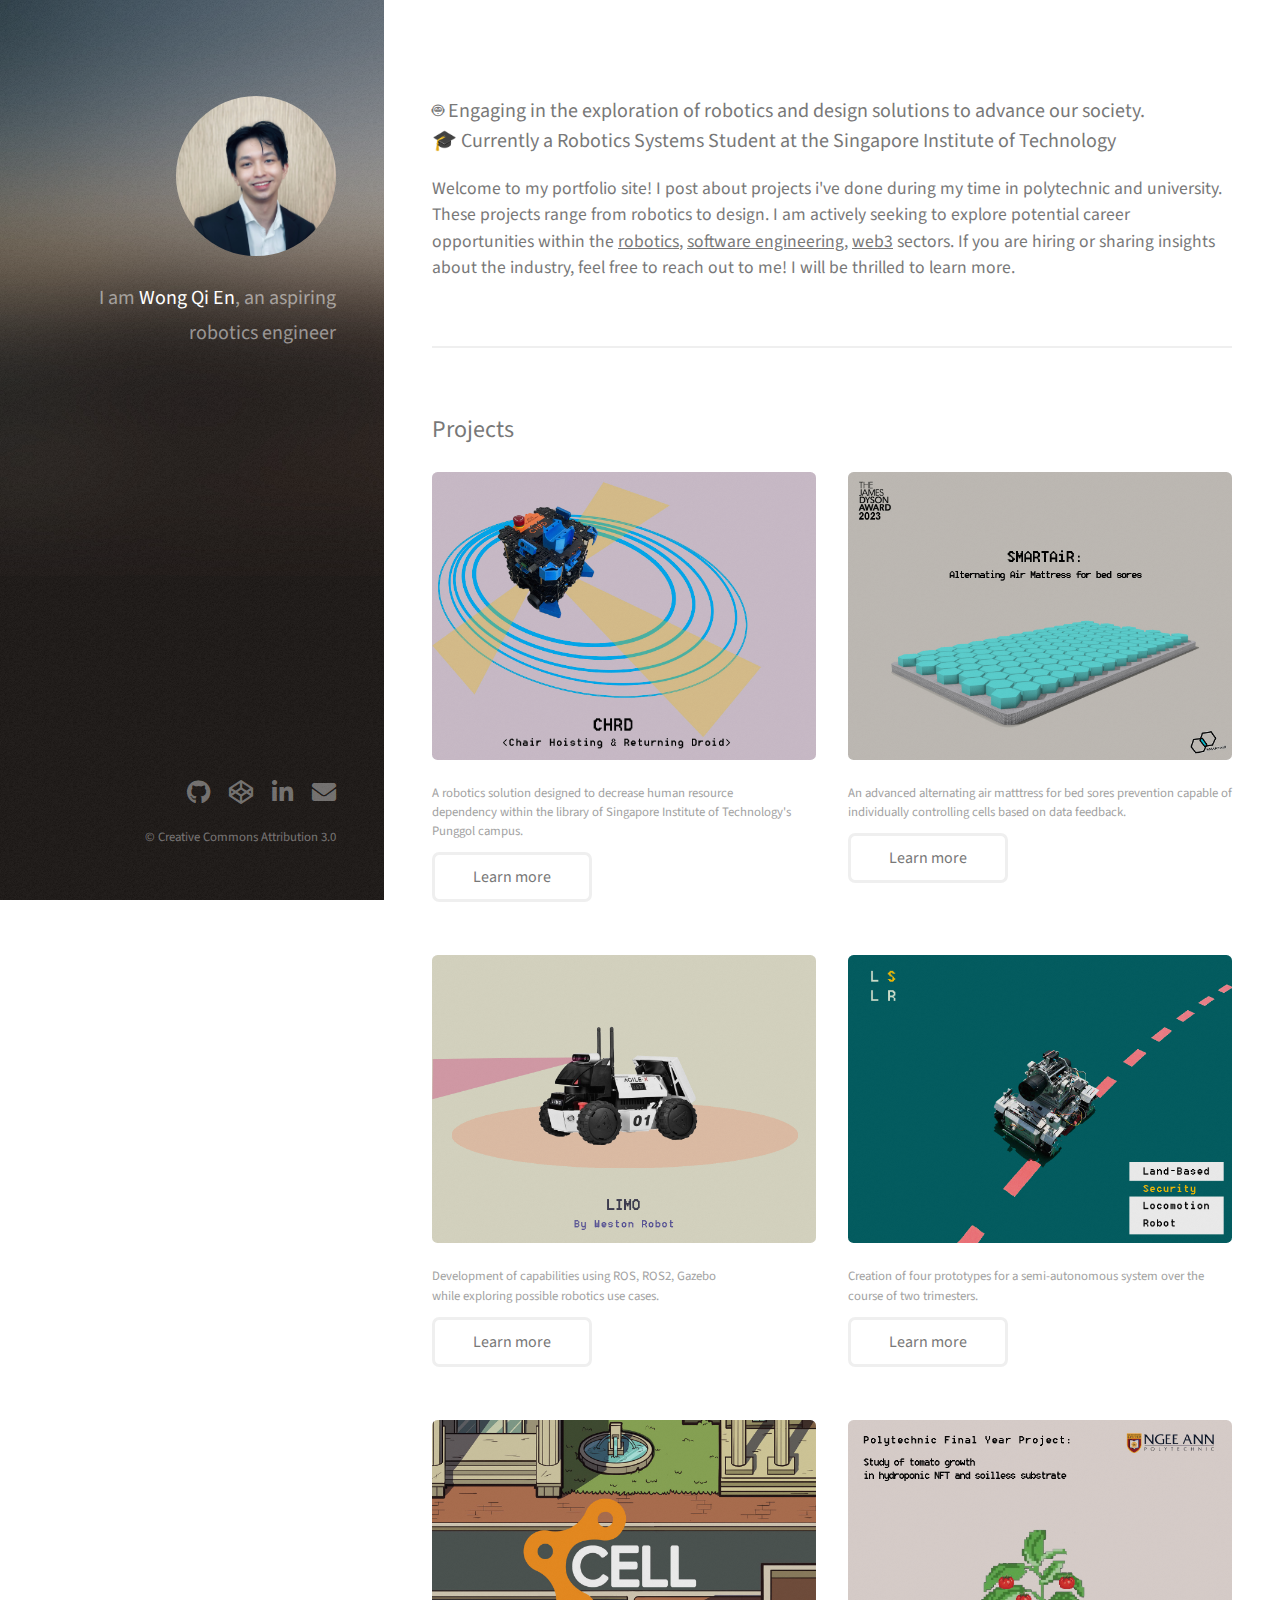
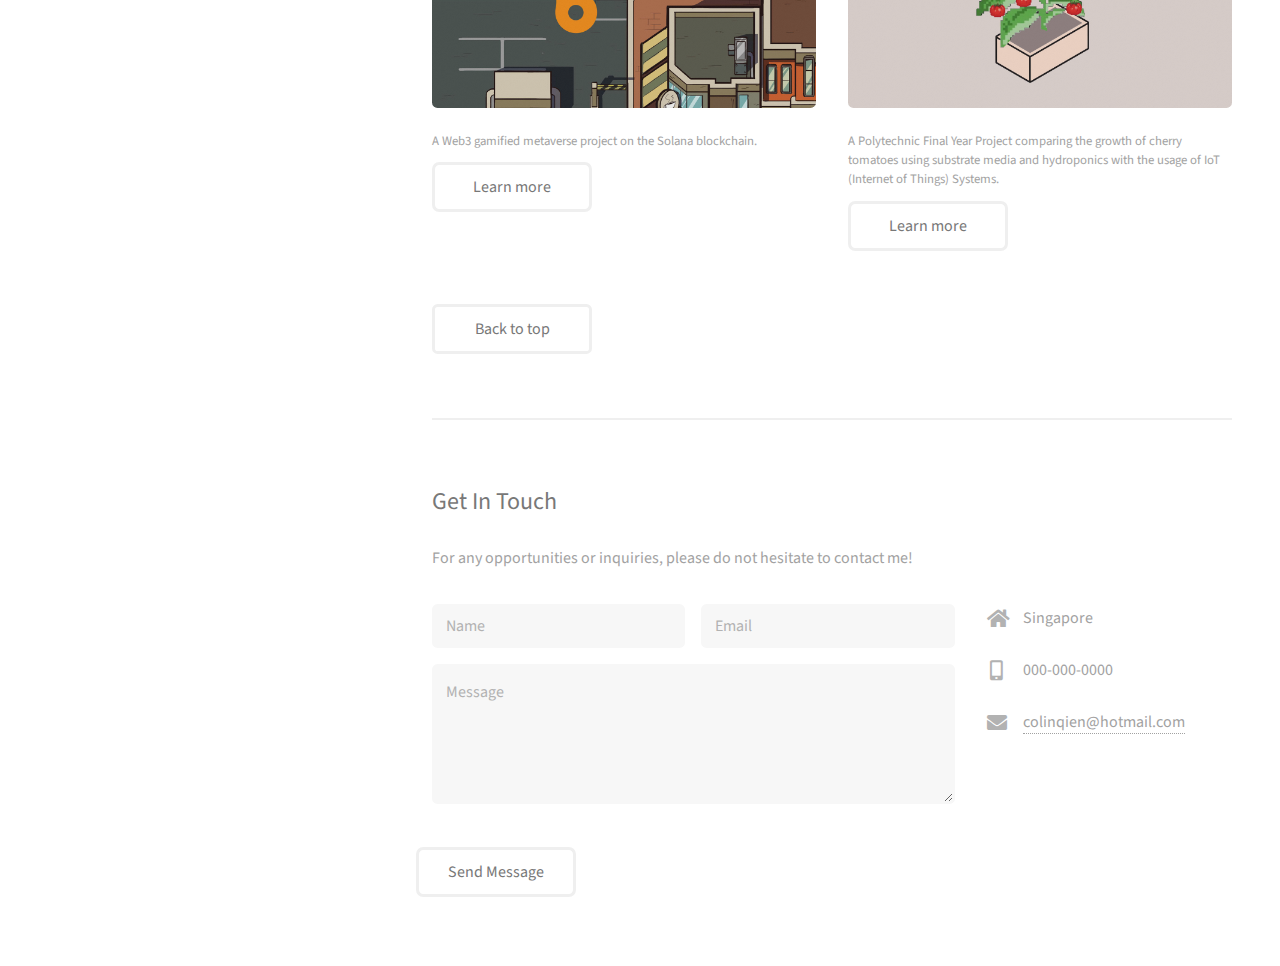
<file: index.html>
<!DOCTYPE HTML>
<!--
	Strata by HTML5 UP
	Free for personal and commercial use under the CCA 3.0 license (html5up.net/license)
-->
<html>
	<head>
		<title>Wong Qi En's portfolio</title>
		<meta charset="utf-8" />
		<meta name="viewport" content="width=device-width, initial-scale=1, user-scalable=no" />
		<link rel="stylesheet" href="assets/css/main.css" />
	</head>
	<body class="is-preload">

		<!-- Header -->
			<header id="header">
				<div class="inner">
					<a href="#" class="image avatar"><img src="images/avatar.jpg" alt="" /></a>
					<h1>I am <strong>Wong Qi En</strong>, an aspiring<br />
					robotics engineer<br/>
					</h1>
				</div>
			</header>

		<!-- Main -->
			<div id="main">

				<!-- One -->
					<section id="one">
						<header class="major">
							<h3>🤖 Engaging in the exploration of robotics and design solutions to advance our society.<br/>
							🎓 Currently a Robotics Systems Student at the Singapore Institute of Technology</h3>
						</header>
						<header>
							<h4>
								Welcome to my portfolio site! I post about projects i've done during my time in polytechnic and university. These projects range
								from robotics to design. I am actively seeking to explore potential career opportunities within the <u>robotics</u>, <u>software engineering</u>,
								<u>web3</u> sectors. If you are hiring or sharing insights about the industry, feel free to reach out to me! I will be thrilled to learn more.
							</h4>
						</header>
						
						<!-- <ul>
							<a href="chrd_page.html" class="button">Learn more</a>
						</ul> -->

					</section>

				<!-- Two -->
				<section id="two">
					<h2>Projects</h2>
					<div class="row">
						<article class="col-6 col-12-xsmall work-item">
							<a href="images/fulls/overall_lidar_cam_beige.jpg" class="image fit thumb"><img src="images/fulls/overall_lidar_cam_beige.jpg" alt="A picture of CHRD" /></a>
							<p>A robotics solution designed to decrease human resource </br> dependency within the library of Singapore Institute of Technology's Punggol campus.</p>
							<ul><a href="chrd_page.html" class="project-button">Learn more</a></ul>
						</article>
						<article class="col-6 col-12-xsmall work-item">
							<a href="images/fulls/smartair-p.jpg" class="image fit thumb"><img src="images/thumbs/smartair-p.jpg" alt="" /></a>
							<p>An advanced alternating air matttress for bed sores prevention capable of individually controlling cells based on data feedback.</p>
							<ul><a href="smartair_page.html" class="project-button">Learn more</a></ul>
						</article>
						<article class="col-6 col-12-xsmall work-item">
							<a href="images/fulls/Limo-bot2.jpg" class="image fit thumb"><img src="images/thumbs/Limo-bot2.jpg" alt="A picture of Limo robot" /></a>
							<p>Development of capabilities using ROS, ROS2, Gazebo </br> while exploring possible robotics use cases.</p>
							<ul><a href="limo_page.html" class="project-button">Learn more</a></ul>
						</article>
						<article class="col-6 col-12-xsmall work-item">
							<a href="images/fulls/LSLR.jpg" class="image fit thumb"><img src="images/thumbs/LSLR.jpg" alt="A picture of LSLR" /></a>
							<p>Creation of four prototypes for a semi-autonomous system over the course of two trimesters.</p>
							<ul><a href="lslr_page.html" class="project-button">Learn more</a></ul>
						</article>
						<article class="col-6 col-12-xsmall work-item">
							<a href="images/fulls/cell-main.jpg" class="image fit thumb"><img src="images/thumbs/cell-main.jpg" alt="Cellverse web3 project" /></a>
							<p>A Web3 gamified metaverse project on the Solana blockchain.</p>
							<ul><a href="cell_page.html" class="project-button">Learn more</a></ul>
						</article>
						<article class="col-6 col-12-xsmall work-item">
							<a href="images/fulls/fyp_cover.jpg" class="image fit thumb"><img src="images/thumbs/fyp_cover.jpg" alt="Final Year Project poster" /></a>
							<p>A Polytechnic Final Year Project comparing the growth of cherry tomatoes using substrate media and hydroponics with the usage of IoT (Internet of Things) Systems.</p>
							<ul><a href="polyfyp_page.html" class="project-button">Learn more</a></ul>
						</article>
					</div>
					<ul class="actions">
						<li><a href="#" class="button">Back to top</a></li>
					</ul>
				</section>	

				<!-- Three -->
					<section id="three">
						<h2>Get In Touch</h2>
						<p>For any opportunities or inquiries, please do not hesitate to contact me!</p>
						<div class="row">
							<div class="col-8 col-12-small">
								<form method="post" action="#">
									<div class="row gtr-uniform gtr-50">
										<div class="col-6 col-12-xsmall"><input type="text" name="name" id="name" placeholder="Name" /></div>
										<div class="col-6 col-12-xsmall"><input type="email" name="email" id="email" placeholder="Email" /></div>
										<div class="col-12"><textarea name="message" id="message" placeholder="Message" rows="4"></textarea></div>
									</div>
								</form>
								<ul class="actions">
									<li><input type="submit" value="Send Message" /></li>
								</ul>
							</div>
							<div class="col-4 col-12-small">
								<ul class="labeled-icons">
									<li>
										<h3 class="icon solid fa-home"><span class="label">Address</span></h3>
										Singapore<br/>
										
										
									</li>
									<li>
										<h3 class="icon solid fa-mobile-alt"><span class="label">Phone</span></h3>
										000-000-0000
									</li>
									<li>
										<h3 class="icon solid fa-envelope"><span class="label">Email</span></h3>
										<a href="#">colinqien@hotmail.com</a>
									</li>
								</ul>
							</div>
						</div>
					</section>

				<!-- Four -->
				<!--
					<section id="four">
						<h2>Elements</h2>

						<section>
							<h4>Text</h4>
							<p>This is <b>bold</b> and this is <strong>strong</strong>. This is <i>italic</i> and this is <em>emphasized</em>.
							This is <sup>superscript</sup> text and this is <sub>subscript</sub> text.
							This is <u>underlined</u> and this is code: <code>for (;;) { ... }</code>. Finally, <a href="#">this is a link</a>.</p>
							<hr />
							<header>
								<h4>Heading with a Subtitle</h4>
								<p>Lorem ipsum dolor sit amet nullam id egestas urna aliquam</p>
							</header>
							<p>Nunc lacinia ante nunc ac lobortis. Interdum adipiscing gravida odio porttitor sem non mi integer non faucibus ornare mi ut ante amet placerat aliquet. Volutpat eu sed ante lacinia sapien lorem accumsan varius montes viverra nibh in adipiscing blandit tempus accumsan.</p>
							<header>
								<h5>Heading with a Subtitle</h5>
								<p>Lorem ipsum dolor sit amet nullam id egestas urna aliquam</p>
							</header>
							<p>Nunc lacinia ante nunc ac lobortis. Interdum adipiscing gravida odio porttitor sem non mi integer non faucibus ornare mi ut ante amet placerat aliquet. Volutpat eu sed ante lacinia sapien lorem accumsan varius montes viverra nibh in adipiscing blandit tempus accumsan.</p>
							<hr />
							<h2>Heading Level 2</h2>
							<h3>Heading Level 3</h3>
							<h4>Heading Level 4</h4>
							<h5>Heading Level 5</h5>
							<h6>Heading Level 6</h6>
							<hr />
							<h5>Blockquote</h5>
							<blockquote>Fringilla nisl. Donec accumsan interdum nisi, quis tincidunt felis sagittis eget tempus euismod. Vestibulum ante ipsum primis in faucibus vestibulum. Blandit adipiscing eu felis iaculis volutpat ac adipiscing accumsan faucibus. Vestibulum ante ipsum primis in faucibus lorem ipsum dolor sit amet nullam adipiscing eu felis.</blockquote>
							<h5>Preformatted</h5>
							<pre><code>i = 0;

while (!deck.isInOrder()) {
print 'Iteration ' + i;
deck.shuffle();
i++;
}

print 'It took ' + i + ' iterations to sort the deck.';</code></pre>
						</section>

						<section>
							<h4>Lists</h4>
							<div class="row">
								<div class="col-6 col-12-xsmall">
									<h5>Unordered</h5>
									<ul>
										<li>Dolor pulvinar etiam magna etiam.</li>
										<li>Sagittis adipiscing lorem eleifend.</li>
										<li>Felis enim feugiat dolore viverra.</li>
									</ul>
									<h5>Alternate</h5>
									<ul class="alt">
										<li>Dolor pulvinar etiam magna etiam.</li>
										<li>Sagittis adipiscing lorem eleifend.</li>
										<li>Felis enim feugiat dolore viverra.</li>
									</ul>
								</div>
								<div class="col-6 col-12-xsmall">
									<h5>Ordered</h5>
									<ol>
										<li>Dolor pulvinar etiam magna etiam.</li>
										<li>Etiam vel felis at lorem sed viverra.</li>
										<li>Felis enim feugiat dolore viverra.</li>
										<li>Dolor pulvinar etiam magna etiam.</li>
										<li>Etiam vel felis at lorem sed viverra.</li>
										<li>Felis enim feugiat dolore viverra.</li>
									</ol>
									<h5>Icons</h5>
									<ul class="icons">
										<li><a href="#" class="icon brands fa-twitter"><span class="label">Twitter</span></a></li>
										<li><a href="#" class="icon brands fa-facebook-f"><span class="label">Facebook</span></a></li>
										<li><a href="#" class="icon brands fa-instagram"><span class="label">Instagram</span></a></li>
										<li><a href="#" class="icon brands fa-github"><span class="label">Github</span></a></li>
										<li><a href="#" class="icon brands fa-dribbble"><span class="label">Dribbble</span></a></li>
										<li><a href="#" class="icon brands fa-tumblr"><span class="label">Tumblr</span></a></li>
									</ul>
								</div>
							</div>
							<h5>Actions</h5>
							<ul class="actions">
								<li><a href="#" class="button primary">Default</a></li>
								<li><a href="#" class="button">Default</a></li>
							</ul>
							<ul class="actions small">
								<li><a href="#" class="button primary small">Small</a></li>
								<li><a href="#" class="button small">Small</a></li>
							</ul>
							<div class="row">
								<div class="col-6 col-12-small">
									<ul class="actions stacked">
										<li><a href="#" class="button primary">Default</a></li>
										<li><a href="#" class="button">Default</a></li>
									</ul>
								</div>
								<div class="col-6 col-12-small">
									<ul class="actions stacked">
										<li><a href="#" class="button primary small">Small</a></li>
										<li><a href="#" class="button small">Small</a></li>
									</ul>
								</div>
								<div class="col-6 col-12-small">
									<ul class="actions stacked">
										<li><a href="#" class="button primary fit">Default</a></li>
										<li><a href="#" class="button fit">Default</a></li>
									</ul>
								</div>
								<div class="col-6 col-12-small">
									<ul class="actions stacked">
										<li><a href="#" class="button primary small fit">Small</a></li>
										<li><a href="#" class="button small fit">Small</a></li>
									</ul>
								</div>
							</div>
						</section>

						<section>
							<h4>Table</h4>
							<h5>Default</h5>
							<div class="table-wrapper">
								<table>
									<thead>
										<tr>
											<th>Name</th>
											<th>Description</th>
											<th>Price</th>
										</tr>
									</thead>
									<tbody>
										<tr>
											<td>Item One</td>
											<td>Ante turpis integer aliquet porttitor.</td>
											<td>29.99</td>
										</tr>
										<tr>
											<td>Item Two</td>
											<td>Vis ac commodo adipiscing arcu aliquet.</td>
											<td>19.99</td>
										</tr>
										<tr>
											<td>Item Three</td>
											<td> Morbi faucibus arcu accumsan lorem.</td>
											<td>29.99</td>
										</tr>
										<tr>
											<td>Item Four</td>
											<td>Vitae integer tempus condimentum.</td>
											<td>19.99</td>
										</tr>
										<tr>
											<td>Item Five</td>
											<td>Ante turpis integer aliquet porttitor.</td>
											<td>29.99</td>
										</tr>
									</tbody>
									<tfoot>
										<tr>
											<td colspan="2"></td>
											<td>100.00</td>
										</tr>
									</tfoot>
								</table>
							</div>

							<h5>Alternate</h5>
							<div class="table-wrapper">
								<table class="alt">
									<thead>
										<tr>
											<th>Name</th>
											<th>Description</th>
											<th>Price</th>
										</tr>
									</thead>
									<tbody>
										<tr>
											<td>Item One</td>
											<td>Ante turpis integer aliquet porttitor.</td>
											<td>29.99</td>
										</tr>
										<tr>
											<td>Item Two</td>
											<td>Vis ac commodo adipiscing arcu aliquet.</td>
											<td>19.99</td>
										</tr>
										<tr>
											<td>Item Three</td>
											<td> Morbi faucibus arcu accumsan lorem.</td>
											<td>29.99</td>
										</tr>
										<tr>
											<td>Item Four</td>
											<td>Vitae integer tempus condimentum.</td>
											<td>19.99</td>
										</tr>
										<tr>
											<td>Item Five</td>
											<td>Ante turpis integer aliquet porttitor.</td>
											<td>29.99</td>
										</tr>
									</tbody>
									<tfoot>
										<tr>
											<td colspan="2"></td>
											<td>100.00</td>
										</tr>
									</tfoot>
								</table>
							</div>
						</section>

						<section>
							<h4>Buttons</h4>
							<ul class="actions">
								<li><a href="#" class="button primary">Primary</a></li>
								<li><a href="#" class="button">Default</a></li>
							</ul>
							<ul class="actions">
								<li><a href="#" class="button large">Large</a></li>
								<li><a href="#" class="button">Default</a></li>
								<li><a href="#" class="button small">Small</a></li>
							</ul>
							<ul class="actions fit">
								<li><a href="#" class="button primary fit">Fit</a></li>
								<li><a href="#" class="button fit">Fit</a></li>
							</ul>
							<ul class="actions fit small">
								<li><a href="#" class="button primary fit small">Fit + Small</a></li>
								<li><a href="#" class="button fit small">Fit + Small</a></li>
							</ul>
							<ul class="actions">
								<li><a href="#" class="button primary icon solid fa-download">Icon</a></li>
								<li><a href="#" class="button icon solid fa-download">Icon</a></li>
							</ul>
							<ul class="actions">
								<li><span class="button primary disabled">Primary</span></li>
								<li><span class="button disabled">Default</span></li>
							</ul>
						</section>

						<section>
							<h4>Form</h4>
							<form method="post" action="#">
								<div class="row gtr-uniform gtr-50">
									<div class="col-6 col-12-xsmall">
										<input type="text" name="demo-name" id="demo-name" value="" placeholder="Name" />
									</div>
									<div class="col-6 col-12-xsmall">
										<input type="email" name="demo-email" id="demo-email" value="" placeholder="Email" />
									</div>
									<div class="col-12">
										<select name="demo-category" id="demo-category">
											<option value="">- Category -</option>
											<option value="1">Manufacturing</option>
											<option value="1">Shipping</option>
											<option value="1">Administration</option>
											<option value="1">Human Resources</option>
										</select>
									</div>
									<div class="col-4 col-12-small">
										<input type="radio" id="demo-priority-low" name="demo-priority" checked>
										<label for="demo-priority-low">Low Priority</label>
									</div>
									<div class="col-4 col-12-small">
										<input type="radio" id="demo-priority-normal" name="demo-priority">
										<label for="demo-priority-normal">Normal Priority</label>
									</div>
									<div class="col-4 col-12-small">
										<input type="radio" id="demo-priority-high" name="demo-priority">
										<label for="demo-priority-high">High Priority</label>
									</div>
									<div class="col-6 col-12-small">
										<input type="checkbox" id="demo-copy" name="demo-copy">
										<label for="demo-copy">Email me a copy of this message</label>
									</div>
									<div class="col-6 col-12-small">
										<input type="checkbox" id="demo-human" name="demo-human" checked>
										<label for="demo-human">I am a human and not a robot</label>
									</div>
									<div class="col-12">
										<textarea name="demo-message" id="demo-message" placeholder="Enter your message" rows="6"></textarea>
									</div>
									<div class="col-12">
										<ul class="actions">
											<li><input type="submit" value="Send Message" class="primary" /></li>
											<li><input type="reset" value="Reset" /></li>
										</ul>
									</div>
								</div>
							</form>
						</section>

						<section>
							<h4>Image</h4>
							<h5>Fit</h5>
							<div class="box alt">
								<div class="row gtr-50 gtr-uniform">
									<div class="col-12"><span class="image fit"><img src="images/fulls/05.jpg" alt="" /></span></div>
									<div class="col-4"><span class="image fit"><img src="images/thumbs/01.jpg" alt="" /></span></div>
									<div class="col-4"><span class="image fit"><img src="images/thumbs/02.jpg" alt="" /></span></div>
									<div class="col-4"><span class="image fit"><img src="images/thumbs/03.jpg" alt="" /></span></div>
									<div class="col-4"><span class="image fit"><img src="images/thumbs/04.jpg" alt="" /></span></div>
									<div class="col-4"><span class="image fit"><img src="images/thumbs/05.jpg" alt="" /></span></div>
									<div class="col-4"><span class="image fit"><img src="images/thumbs/06.jpg" alt="" /></span></div>
									<div class="col-4"><span class="image fit"><img src="images/thumbs/03.jpg" alt="" /></span></div>
									<div class="col-4"><span class="image fit"><img src="images/thumbs/02.jpg" alt="" /></span></div>
									<div class="col-4"><span class="image fit"><img src="images/thumbs/01.jpg" alt="" /></span></div>
								</div>
							</div>
							<h5>Left &amp; Right</h5>
							<p><span class="image left"><img src="images/avatar.jpg" alt="" /></span>Fringilla nisl. Donec accumsan interdum nisi, quis tincidunt felis sagittis eget. tempus euismod. Vestibulum ante ipsum primis in faucibus vestibulum. Blandit adipiscing eu felis iaculis volutpat ac adipiscing accumsan eu faucibus. Integer ac pellentesque praesent tincidunt felis sagittis eget. tempus euismod. Vestibulum ante ipsum primis in faucibus vestibulum. Blandit adipiscing eu felis iaculis volutpat ac adipiscing accumsan eu faucibus. Integer ac pellentesque praesent. Donec accumsan interdum nisi, quis tincidunt felis sagittis eget. tempus euismod. Vestibulum ante ipsum primis in faucibus vestibulum. Blandit adipiscing eu felis iaculis volutpat ac adipiscing accumsan eu faucibus. Integer ac pellentesque praesent tincidunt felis sagittis eget. tempus euismod. Vestibulum ante ipsum primis in faucibus vestibulum. Blandit adipiscing eu felis iaculis volutpat ac adipiscing accumsan eu faucibus. Integer ac pellentesque praesent.</p>
							<p><span class="image right"><img src="images/avatar.jpg" alt="" /></span>Fringilla nisl. Donec accumsan interdum nisi, quis tincidunt felis sagittis eget. tempus euismod. Vestibulum ante ipsum primis in faucibus vestibulum. Blandit adipiscing eu felis iaculis volutpat ac adipiscing accumsan eu faucibus. Integer ac pellentesque praesent tincidunt felis sagittis eget. tempus euismod. Vestibulum ante ipsum primis in faucibus vestibulum. Blandit adipiscing eu felis iaculis volutpat ac adipiscing accumsan eu faucibus. Integer ac pellentesque praesent. Donec accumsan interdum nisi, quis tincidunt felis sagittis eget. tempus euismod. Vestibulum ante ipsum primis in faucibus vestibulum. Blandit adipiscing eu felis iaculis volutpat ac adipiscing accumsan eu faucibus. Integer ac pellentesque praesent tincidunt felis sagittis eget. tempus euismod. Vestibulum ante ipsum primis in faucibus vestibulum. Blandit adipiscing eu felis iaculis volutpat ac adipiscing accumsan eu faucibus. Integer ac pellentesque praesent.</p>
						</section>

					</section>
				-->

			</div>

		<!-- Footer -->
			<footer id="footer">
				<div class="inner">
					<ul class="icons">
						<li><a href="https://github.com/monopolyroku" class="icon brands fa-github"><span class="label">Github</span></a></li>
						<li><a href="https://codepen.io/collatereal/full/zYKyLPX" class="icon brands fa-codepen"><span class="label">Codepen</span></a></li>
						<li><a href="https://www.linkedin.com/in/colinwqe/" class="icon brands fa-linkedin-in"><span class="label">Linkedin</span></a></li>
						<li><a href="#" class="icon solid fa-envelope"><span class="label">Email</span></a></li>
					</ul>
					<ul class="copyright">
						<li>&copy; Creative Commons Attribution 3.0</li>
					</ul>
				</div>
			</footer>

		<!-- Scripts -->
			<script src="assets/js/jquery.min.js"></script>
			<script src="assets/js/jquery.poptrox.min.js"></script>
			<script src="assets/js/browser.min.js"></script>
			<script src="assets/js/breakpoints.min.js"></script>
			<script src="assets/js/util.js"></script>
			<script src="assets/js/main.js"></script>

	</body>
</html>
</file>
<file: assets/css/main.css>
@import url("fontawesome-all.min.css");
@import url("https://fonts.googleapis.com/css?family=Source+Sans+Pro:400,400italic");

/*
	Strata by HTML5 UP
	html5up.net | @ajlkn
	Free for personal and commercial use under the CCA 3.0 license (html5up.net/license)
*/

html, body, div, span, applet, object,
iframe, h1, h2, h3, h4, h5, h6, p, blockquote,
pre, a, abbr, acronym, address, big, cite,
code, del, dfn, em, img, ins, kbd, q, s, samp,
small, strike, strong, sub, sup, tt, var, b,
u, i, center, dl, dt, dd, ol, ul, li, fieldset,
form, label, legend, table, caption, tbody,
tfoot, thead, tr, th, td, article, aside,
canvas, details, embed, figure, figcaption,
footer, header, hgroup, menu, nav, output, ruby,
section, summary, time, mark, audio, video {
	margin: 0;
	padding: 0;
	border: 0;
	font-size: 100%;
	font: inherit;
	vertical-align: baseline;}

article, aside, details, figcaption, figure,
footer, header, hgroup, menu, nav, section {
	display: block;}

body {
	line-height: 1;
}

ol, ul {
	list-style: none;
}

blockquote, q {
	quotes: none;
}

	blockquote:before, blockquote:after, q:before, q:after {
		content: '';
		content: none;
	}

table {
	border-collapse: collapse;
	border-spacing: 0;
}

body {
	-webkit-text-size-adjust: none;
}

mark {
	background-color: transparent;
	color: inherit;
}

input::-moz-focus-inner {
	border: 0;
	padding: 0;
}

input, select, textarea {
	-moz-appearance: none;
	-webkit-appearance: none;
	-ms-appearance: none;
	appearance: none;
}

/* Basic */

	html {
		box-sizing: border-box;
	}

	*, *:before, *:after {
		box-sizing: inherit;
	}

	body {
		background: #fff;
	}

		body.is-preload *, body.is-preload *:before, body.is-preload *:after {
			-moz-animation: none !important;
			-webkit-animation: none !important;
			-ms-animation: none !important;
			animation: none !important;
			-moz-transition: none !important;
			-webkit-transition: none !important;
			-ms-transition: none !important;
			transition: none !important;
		}

	body, input, select, textarea {
		color: #a2a2a2;
		font-family: "Source Sans Pro", Helvetica, sans-serif;
		font-size: 16pt;
		font-weight: 400;
		line-height: 1.75em;
	}

	a {
		-moz-transition: color 0.2s ease-in-out, border-color 0.2s ease-in-out;
		-webkit-transition: color 0.2s ease-in-out, border-color 0.2s ease-in-out;
		-ms-transition: color 0.2s ease-in-out, border-color 0.2s ease-in-out;
		transition: color 0.2s ease-in-out, border-color 0.2s ease-in-out;
		border-bottom: dotted 1px;
		color: #49bf9d;
		text-decoration: none;
	}

		a:hover {
			border-bottom-color: transparent;
			color: #49bf9d !important;
			text-decoration: none;
		}

	strong, b {
		color: #787878;
		font-weight: 400;
	}

	em, i {
		font-style: italic;
	}

	p {
		margin: 0 0 2em 0;
	}

	h1, h2, h3, h4, h5, h6 {
		color: #787878;
		font-weight: 400;
		line-height: 1em;
		margin: 0 0 1em 0;
	}

		h1 a, h2 a, h3 a, h4 a, h5 a, h6 a {
			color: inherit;
			text-decoration: none;
		}

	h1 {
		font-size: 2em;
		line-height: 1.5em;
	}

	h2 {
		font-size: 1.5em;
		line-height: 1.5em;
	}

	h3 {
		font-size: 1.25em;
		line-height: 1.5em;
	}

	h4 {
		font-size: 1.1em;
		line-height: 1.5em;
	}

	h5 {
		font-size: 0.9em;
		line-height: 1.5em;
	}

	h6 {
		font-size: 0.7em;
		line-height: 1.5em;
	}

	sub {
		font-size: 0.8em;
		position: relative;
		top: 0.5em;
	}

	sup {
		font-size: 0.8em;
		position: relative;
		top: -0.5em;
	}

	hr {
		border: 0;
		border-bottom: solid 2px #efefef;
		margin: 2em 0;
	}

		hr.major {
			margin: 3em 0;
		}

	blockquote {
		border-left: solid 6px #efefef;
		font-style: italic;
		margin: 0 0 2em 0;
		padding: 0.5em 0 0.5em 1.5em;
	}

	code {
		background: #f7f7f7;
		border-radius: 0.35em;
		border: solid 2px #efefef;
		font-family: "Courier New", monospace;
		font-size: 0.9em;
		margin: 0 0.25em;
		padding: 0.25em 0.65em;
	}

	pre {
		-webkit-overflow-scrolling: touch;
		font-family: "Courier New", monospace;
		font-size: 0.9em;
		margin: 0 0 2em 0;
	}

		pre code {
			display: block;
			line-height: 1.75em;
			padding: 1em 1.5em;
			overflow-x: auto;
		}

	.align-left {
		text-align: left;
	}

	.align-center {
		text-align: center;
	}

	.align-right {
		text-align: right;
	}

/* Container */

	.container {
		margin: 0 auto;
		max-width: calc(100% - 4em);
		width: 100%;
	}

		.container.xsmall {
			width: 25%;
		}

		.container.small {
			width: 50%;
		}

		.container.medium {
			width: 75%;
		}

		.container.large {
			width: 125%;
		}

		.container.xlarge {
			width: 150%;
		}

		.container.max {
			width: 100%;
		}

		@media screen and (max-width: 980px) {

			.container {
				width: 100% !important;
				max-width: 100% !important;
			}

		}

		@media screen and (max-width: 480px) {

			.container {
				max-width: calc(100% - 3em);
			}

		}

/* Row */

	.row {
		display: flex;
		flex-wrap: wrap;
		box-sizing: border-box;
		align-items: stretch;
	}

		.row > * {
			box-sizing: border-box;
		}

		.row.gtr-uniform > * > :last-child {
			margin-bottom: 0;
		}

		.row.aln-left {
			justify-content: flex-start;
		}

		.row.aln-center {
			justify-content: center;
		}

		.row.aln-right {
			justify-content: flex-end;
		}

		.row.aln-top {
			align-items: flex-start;
		}

		.row.aln-middle {
			align-items: center;
		}

		.row.aln-bottom {
			align-items: flex-end;
		}

		.row > .imp {
			order: -1;
		}

		.row > .col-1 {
			width: 8.33333%;
		}

		.row > .off-1 {
			margin-left: 8.33333%;
		}

		.row > .col-2 {
			width: 16.66667%;
		}

		.row > .off-2 {
			margin-left: 16.66667%;
		}

		.row > .col-3 {
			width: 25%;
		}

		.row > .off-3 {
			margin-left: 25%;
		}

		.row > .col-4 {
			width: 33.33333%;
		}

		.row > .off-4 {
			margin-left: 33.33333%;
		}

		.row > .col-5 {
			width: 41.66667%;
		}

		.row > .off-5 {
			margin-left: 41.66667%;
		}

		.row > .col-6 {
			width: 50%;
		}

		.row > .off-6 {
			margin-left: 50%;
		}

		.row > .col-7 {
			width: 58.33333%;
		}

		.row > .off-7 {
			margin-left: 58.33333%;
		}

		.row > .col-8 {
			width: 66.66667%;
		}

		.row > .off-8 {
			margin-left: 66.66667%;
		}

		.row > .col-9 {
			width: 75%;
		}

		.row > .off-9 {
			margin-left: 75%;
		}

		.row > .col-10 {
			width: 83.33333%;
		}

		.row > .off-10 {
			margin-left: 83.33333%;
		}

		.row > .col-11 {
			width: 91.66667%;
		}

		.row > .off-11 {
			margin-left: 91.66667%;
		}

		.row > .col-12 {
			width: 100%;
		}

		.row > .off-12 {
			margin-left: 100%;
		}

		.row.gtr-0 {
			margin-top: 0;
			margin-left: 0em;
		}

			.row.gtr-0 > * {
				padding: 0 0 0 0em;
			}

			.row.gtr-0.gtr-uniform {
				margin-top: 0em;
			}

				.row.gtr-0.gtr-uniform > * {
					padding-top: 0em;
				}

		.row.gtr-25 {
			margin-top: 0;
			margin-left: -0.625em;
		}

			.row.gtr-25 > * {
				padding: 0 0 0 0.625em;
			}

			.row.gtr-25.gtr-uniform {
				margin-top: -0.625em;
			}

				.row.gtr-25.gtr-uniform > * {
					padding-top: 0.625em;
				}

		.row.gtr-50 {
			margin-top: 0;
			margin-left: -1.25em;
		}

			.row.gtr-50 > * {
				padding: 0 0 0 1.25em;
			}

			.row.gtr-50.gtr-uniform {
				margin-top: -1.25em;
			}

				.row.gtr-50.gtr-uniform > * {
					padding-top: 1.25em;
				}

		.row {
			margin-top: 0;
			margin-left: -2.5em;
		}

			.row > * {
				padding: 0 0 0 2.5em;
			}

			.row.gtr-uniform {
				margin-top: -2.5em;
			}

				.row.gtr-uniform > * {
					padding-top: 2.5em;
				}

		.row.gtr-150 {
			margin-top: 0;
			margin-left: -3.75em;
		}

			.row.gtr-150 > * {
				padding: 0 0 0 3.75em;
			}

			.row.gtr-150.gtr-uniform {
				margin-top: -3.75em;
			}

				.row.gtr-150.gtr-uniform > * {
					padding-top: 3.75em;
				}

		.row.gtr-200 {
			margin-top: 0;
			margin-left: -5em;
		}

			.row.gtr-200 > * {
				padding: 0 0 0 5em;
			}

			.row.gtr-200.gtr-uniform {
				margin-top: -5em;
			}

				.row.gtr-200.gtr-uniform > * {
					padding-top: 5em;
				}

		@media screen and (max-width: 1800px) {

			.row {
				display: flex;
				flex-wrap: wrap;
				box-sizing: border-box;
				align-items: stretch;
			}

				.row > * {
					box-sizing: border-box;
				}

				.row.gtr-uniform > * > :last-child {
					margin-bottom: 0;
				}

				.row.aln-left {
					justify-content: flex-start;
				}

				.row.aln-center {
					justify-content: center;
				}

				.row.aln-right {
					justify-content: flex-end;
				}

				.row.aln-top {
					align-items: flex-start;
				}

				.row.aln-middle {
					align-items: center;
				}

				.row.aln-bottom {
					align-items: flex-end;
				}

				.row > .imp-xlarge {
					order: -1;
				}

				.row > .col-1-xlarge {
					width: 8.33333%;
				}

				.row > .off-1-xlarge {
					margin-left: 8.33333%;
				}

				.row > .col-2-xlarge {
					width: 16.66667%;
				}

				.row > .off-2-xlarge {
					margin-left: 16.66667%;
				}

				.row > .col-3-xlarge {
					width: 25%;
				}

				.row > .off-3-xlarge {
					margin-left: 25%;
				}

				.row > .col-4-xlarge {
					width: 33.33333%;
				}

				.row > .off-4-xlarge {
					margin-left: 33.33333%;
				}

				.row > .col-5-xlarge {
					width: 41.66667%;
				}

				.row > .off-5-xlarge {
					margin-left: 41.66667%;
				}

				.row > .col-6-xlarge {
					width: 50%;
				}

				.row > .off-6-xlarge {
					margin-left: 50%;
				}

				.row > .col-7-xlarge {
					width: 58.33333%;
				}

				.row > .off-7-xlarge {
					margin-left: 58.33333%;
				}

				.row > .col-8-xlarge {
					width: 66.66667%;
				}

				.row > .off-8-xlarge {
					margin-left: 66.66667%;
				}

				.row > .col-9-xlarge {
					width: 75%;
				}

				.row > .off-9-xlarge {
					margin-left: 75%;
				}

				.row > .col-10-xlarge {
					width: 83.33333%;
				}

				.row > .off-10-xlarge {
					margin-left: 83.33333%;
				}

				.row > .col-11-xlarge {
					width: 91.66667%;
				}

				.row > .off-11-xlarge {
					margin-left: 91.66667%;
				}

				.row > .col-12-xlarge {
					width: 100%;
				}

				.row > .off-12-xlarge {
					margin-left: 100%;
				}

				.row.gtr-0 {
					margin-top: 0;
					margin-left: 0em;
				}

					.row.gtr-0 > * {
						padding: 0 0 0 0em;
					}

					.row.gtr-0.gtr-uniform {
						margin-top: 0em;
					}

						.row.gtr-0.gtr-uniform > * {
							padding-top: 0em;
						}

				.row.gtr-25 {
					margin-top: 0;
					margin-left: -0.625em;
				}

					.row.gtr-25 > * {
						padding: 0 0 0 0.625em;
					}

					.row.gtr-25.gtr-uniform {
						margin-top: -0.625em;
					}

						.row.gtr-25.gtr-uniform > * {
							padding-top: 0.625em;
						}

				.row.gtr-50 {
					margin-top: 0;
					margin-left: -1.25em;
				}

					.row.gtr-50 > * {
						padding: 0 0 0 1.25em;
					}

					.row.gtr-50.gtr-uniform {
						margin-top: -1.25em;
					}

						.row.gtr-50.gtr-uniform > * {
							padding-top: 1.25em;
						}

				.row {
					margin-top: 0;
					margin-left: -2.5em;
				}

					.row > * {
						padding: 0 0 0 2.5em;
					}

					.row.gtr-uniform {
						margin-top: -2.5em;
					}

						.row.gtr-uniform > * {
							padding-top: 2.5em;
						}

				.row.gtr-150 {
					margin-top: 0;
					margin-left: -3.75em;
				}

					.row.gtr-150 > * {
						padding: 0 0 0 3.75em;
					}

					.row.gtr-150.gtr-uniform {
						margin-top: -3.75em;
					}

						.row.gtr-150.gtr-uniform > * {
							padding-top: 3.75em;
						}

				.row.gtr-200 {
					margin-top: 0;
					margin-left: -5em;
				}

					.row.gtr-200 > * {
						padding: 0 0 0 5em;
					}

					.row.gtr-200.gtr-uniform {
						margin-top: -5em;
					}

						.row.gtr-200.gtr-uniform > * {
							padding-top: 5em;
						}

		}

		@media screen and (max-width: 1280px) {

			.row {
				display: flex;
				flex-wrap: wrap;
				box-sizing: border-box;
				align-items: stretch;
			}

				.row > * {
					box-sizing: border-box;
				}

				.row.gtr-uniform > * > :last-child {
					margin-bottom: 0;
				}

				.row.aln-left {
					justify-content: flex-start;
				}

				.row.aln-center {
					justify-content: center;
				}

				.row.aln-right {
					justify-content: flex-end;
				}

				.row.aln-top {
					align-items: flex-start;
				}

				.row.aln-middle {
					align-items: center;
				}

				.row.aln-bottom {
					align-items: flex-end;
				}

				.row > .imp-large {
					order: -1;
				}

				.row > .col-1-large {
					width: 8.33333%;
				}

				.row > .off-1-large {
					margin-left: 8.33333%;
				}

				.row > .col-2-large {
					width: 16.66667%;
				}

				.row > .off-2-large {
					margin-left: 16.66667%;
				}

				.row > .col-3-large {
					width: 25%;
				}

				.row > .off-3-large {
					margin-left: 25%;
				}

				.row > .col-4-large {
					width: 33.33333%;
				}

				.row > .off-4-large {
					margin-left: 33.33333%;
				}

				.row > .col-5-large {
					width: 41.66667%;
				}

				.row > .off-5-large {
					margin-left: 41.66667%;
				}

				.row > .col-6-large {
					width: 50%;
				}

				.row > .off-6-large {
					margin-left: 50%;
				}

				.row > .col-7-large {
					width: 58.33333%;
				}

				.row > .off-7-large {
					margin-left: 58.33333%;
				}

				.row > .col-8-large {
					width: 66.66667%;
				}

				.row > .off-8-large {
					margin-left: 66.66667%;
				}

				.row > .col-9-large {
					width: 75%;
				}

				.row > .off-9-large {
					margin-left: 75%;
				}

				.row > .col-10-large {
					width: 83.33333%;
				}

				.row > .off-10-large {
					margin-left: 83.33333%;
				}

				.row > .col-11-large {
					width: 91.66667%;
				}

				.row > .off-11-large {
					margin-left: 91.66667%;
				}

				.row > .col-12-large {
					width: 100%;
				}

				.row > .off-12-large {
					margin-left: 100%;
				}

				.row.gtr-0 {
					margin-top: 0;
					margin-left: 0em;
				}

					.row.gtr-0 > * {
						padding: 0 0 0 0em;
					}

					.row.gtr-0.gtr-uniform {
						margin-top: 0em;
					}

						.row.gtr-0.gtr-uniform > * {
							padding-top: 0em;
						}

				.row.gtr-25 {
					margin-top: 0;
					margin-left: -0.5em;
				}

					.row.gtr-25 > * {
						padding: 0 0 0 0.5em;
					}

					.row.gtr-25.gtr-uniform {
						margin-top: -0.5em;
					}

						.row.gtr-25.gtr-uniform > * {
							padding-top: 0.5em;
						}

				.row.gtr-50 {
					margin-top: 0;
					margin-left: -1em;
				}

					.row.gtr-50 > * {
						padding: 0 0 0 1em;
					}

					.row.gtr-50.gtr-uniform {
						margin-top: -1em;
					}

						.row.gtr-50.gtr-uniform > * {
							padding-top: 1em;
						}

				.row {
					margin-top: 0;
					margin-left: -2em;
				}

					.row > * {
						padding: 0 0 0 2em;
					}

					.row.gtr-uniform {
						margin-top: -2em;
					}

						.row.gtr-uniform > * {
							padding-top: 2em;
						}

				.row.gtr-150 {
					margin-top: 0;
					margin-left: -3em;
				}

					.row.gtr-150 > * {
						padding: 0 0 0 3em;
					}

					.row.gtr-150.gtr-uniform {
						margin-top: -3em;
					}

						.row.gtr-150.gtr-uniform > * {
							padding-top: 3em;
						}

				.row.gtr-200 {
					margin-top: 0;
					margin-left: -4em;
				}

					.row.gtr-200 > * {
						padding: 0 0 0 4em;
					}

					.row.gtr-200.gtr-uniform {
						margin-top: -4em;
					}

						.row.gtr-200.gtr-uniform > * {
							padding-top: 4em;
						}

		}

		@media screen and (max-width: 980px) {

			.row {
				display: flex;
				flex-wrap: wrap;
				box-sizing: border-box;
				align-items: stretch;
			}

				.row > * {
					box-sizing: border-box;
				}

				.row.gtr-uniform > * > :last-child {
					margin-bottom: 0;
				}

				.row.aln-left {
					justify-content: flex-start;
				}

				.row.aln-center {
					justify-content: center;
				}

				.row.aln-right {
					justify-content: flex-end;
				}

				.row.aln-top {
					align-items: flex-start;
				}

				.row.aln-middle {
					align-items: center;
				}

				.row.aln-bottom {
					align-items: flex-end;
				}

				.row > .imp-medium {
					order: -1;
				}

				.row > .col-1-medium {
					width: 8.33333%;
				}

				.row > .off-1-medium {
					margin-left: 8.33333%;
				}

				.row > .col-2-medium {
					width: 16.66667%;
				}

				.row > .off-2-medium {
					margin-left: 16.66667%;
				}

				.row > .col-3-medium {
					width: 25%;
				}

				.row > .off-3-medium {
					margin-left: 25%;
				}

				.row > .col-4-medium {
					width: 33.33333%;
				}

				.row > .off-4-medium {
					margin-left: 33.33333%;
				}

				.row > .col-5-medium {
					width: 41.66667%;
				}

				.row > .off-5-medium {
					margin-left: 41.66667%;
				}

				.row > .col-6-medium {
					width: 50%;
				}

				.row > .off-6-medium {
					margin-left: 50%;
				}

				.row > .col-7-medium {
					width: 58.33333%;
				}

				.row > .off-7-medium {
					margin-left: 58.33333%;
				}

				.row > .col-8-medium {
					width: 66.66667%;
				}

				.row > .off-8-medium {
					margin-left: 66.66667%;
				}

				.row > .col-9-medium {
					width: 75%;
				}

				.row > .off-9-medium {
					margin-left: 75%;
				}

				.row > .col-10-medium {
					width: 83.33333%;
				}

				.row > .off-10-medium {
					margin-left: 83.33333%;
				}

				.row > .col-11-medium {
					width: 91.66667%;
				}

				.row > .off-11-medium {
					margin-left: 91.66667%;
				}

				.row > .col-12-medium {
					width: 100%;
				}

				.row > .off-12-medium {
					margin-left: 100%;
				}

				.row.gtr-0 {
					margin-top: 0;
					margin-left: 0em;
				}

					.row.gtr-0 > * {
						padding: 0 0 0 0em;
					}

					.row.gtr-0.gtr-uniform {
						margin-top: 0em;
					}

						.row.gtr-0.gtr-uniform > * {
							padding-top: 0em;
						}

				.row.gtr-25 {
					margin-top: 0;
					margin-left: -0.5em;
				}

					.row.gtr-25 > * {
						padding: 0 0 0 0.5em;
					}

					.row.gtr-25.gtr-uniform {
						margin-top: -0.5em;
					}

						.row.gtr-25.gtr-uniform > * {
							padding-top: 0.5em;
						}

				.row.gtr-50 {
					margin-top: 0;
					margin-left: -1em;
				}

					.row.gtr-50 > * {
						padding: 0 0 0 1em;
					}

					.row.gtr-50.gtr-uniform {
						margin-top: -1em;
					}

						.row.gtr-50.gtr-uniform > * {
							padding-top: 1em;
						}

				.row {
					margin-top: 0;
					margin-left: -2em;
				}

					.row > * {
						padding: 0 0 0 2em;
					}

					.row.gtr-uniform {
						margin-top: -2em;
					}

						.row.gtr-uniform > * {
							padding-top: 2em;
						}

				.row.gtr-150 {
					margin-top: 0;
					margin-left: -3em;
				}

					.row.gtr-150 > * {
						padding: 0 0 0 3em;
					}

					.row.gtr-150.gtr-uniform {
						margin-top: -3em;
					}

						.row.gtr-150.gtr-uniform > * {
							padding-top: 3em;
						}

				.row.gtr-200 {
					margin-top: 0;
					margin-left: -4em;
				}

					.row.gtr-200 > * {
						padding: 0 0 0 4em;
					}

					.row.gtr-200.gtr-uniform {
						margin-top: -4em;
					}

						.row.gtr-200.gtr-uniform > * {
							padding-top: 4em;
						}

		}

		@media screen and (max-width: 736px) {

			.row {
				display: flex;
				flex-wrap: wrap;
				box-sizing: border-box;
				align-items: stretch;
			}

				.row > * {
					box-sizing: border-box;
				}

				.row.gtr-uniform > * > :last-child {
					margin-bottom: 0;
				}

				.row.aln-left {
					justify-content: flex-start;
				}

				.row.aln-center {
					justify-content: center;
				}

				.row.aln-right {
					justify-content: flex-end;
				}

				.row.aln-top {
					align-items: flex-start;
				}

				.row.aln-middle {
					align-items: center;
				}

				.row.aln-bottom {
					align-items: flex-end;
				}

				.row > .imp-small {
					order: -1;
				}

				.row > .col-1-small {
					width: 8.33333%;
				}

				.row > .off-1-small {
					margin-left: 8.33333%;
				}

				.row > .col-2-small {
					width: 16.66667%;
				}

				.row > .off-2-small {
					margin-left: 16.66667%;
				}

				.row > .col-3-small {
					width: 25%;
				}

				.row > .off-3-small {
					margin-left: 25%;
				}

				.row > .col-4-small {
					width: 33.33333%;
				}

				.row > .off-4-small {
					margin-left: 33.33333%;
				}

				.row > .col-5-small {
					width: 41.66667%;
				}

				.row > .off-5-small {
					margin-left: 41.66667%;
				}

				.row > .col-6-small {
					width: 50%;
				}

				.row > .off-6-small {
					margin-left: 50%;
				}

				.row > .col-7-small {
					width: 58.33333%;
				}

				.row > .off-7-small {
					margin-left: 58.33333%;
				}

				.row > .col-8-small {
					width: 66.66667%;
				}

				.row > .off-8-small {
					margin-left: 66.66667%;
				}

				.row > .col-9-small {
					width: 75%;
				}

				.row > .off-9-small {
					margin-left: 75%;
				}

				.row > .col-10-small {
					width: 83.33333%;
				}

				.row > .off-10-small {
					margin-left: 83.33333%;
				}

				.row > .col-11-small {
					width: 91.66667%;
				}

				.row > .off-11-small {
					margin-left: 91.66667%;
				}

				.row > .col-12-small {
					width: 100%;
				}

				.row > .off-12-small {
					margin-left: 100%;
				}

				.row.gtr-0 {
					margin-top: 0;
					margin-left: 0em;
				}

					.row.gtr-0 > * {
						padding: 0 0 0 0em;
					}

					.row.gtr-0.gtr-uniform {
						margin-top: 0em;
					}

						.row.gtr-0.gtr-uniform > * {
							padding-top: 0em;
						}

				.row.gtr-25 {
					margin-top: 0;
					margin-left: -0.375em;
				}

					.row.gtr-25 > * {
						padding: 0 0 0 0.375em;
					}

					.row.gtr-25.gtr-uniform {
						margin-top: -0.375em;
					}

						.row.gtr-25.gtr-uniform > * {
							padding-top: 0.375em;
						}

				.row.gtr-50 {
					margin-top: 0;
					margin-left: -0.75em;
				}

					.row.gtr-50 > * {
						padding: 0 0 0 0.75em;
					}

					.row.gtr-50.gtr-uniform {
						margin-top: -0.75em;
					}

						.row.gtr-50.gtr-uniform > * {
							padding-top: 0.75em;
						}

				.row {
					margin-top: 0;
					margin-left: -1.5em;
				}

					.row > * {
						padding: 0 0 0 1.5em;
					}

					.row.gtr-uniform {
						margin-top: -1.5em;
					}

						.row.gtr-uniform > * {
							padding-top: 1.5em;
						}

				.row.gtr-150 {
					margin-top: 0;
					margin-left: -2.25em;
				}

					.row.gtr-150 > * {
						padding: 0 0 0 2.25em;
					}

					.row.gtr-150.gtr-uniform {
						margin-top: -2.25em;
					}

						.row.gtr-150.gtr-uniform > * {
							padding-top: 2.25em;
						}

				.row.gtr-200 {
					margin-top: 0;
					margin-left: -3em;
				}

					.row.gtr-200 > * {
						padding: 0 0 0 3em;
					}

					.row.gtr-200.gtr-uniform {
						margin-top: -3em;
					}

						.row.gtr-200.gtr-uniform > * {
							padding-top: 3em;
						}

		}

		@media screen and (max-width: 480px) {

			.row {
				display: flex;
				flex-wrap: wrap;
				box-sizing: border-box;
				align-items: stretch;
			}

				.row > * {
					box-sizing: border-box;
				}

				.row.gtr-uniform > * > :last-child {
					margin-bottom: 0;
				}

				.row.aln-left {
					justify-content: flex-start;
				}

				.row.aln-center {
					justify-content: center;
				}

				.row.aln-right {
					justify-content: flex-end;
				}

				.row.aln-top {
					align-items: flex-start;
				}

				.row.aln-middle {
					align-items: center;
				}

				.row.aln-bottom {
					align-items: flex-end;
				}

				.row > .imp-xsmall {
					order: -1;
				}

				.row > .col-1-xsmall {
					width: 8.33333%;
				}

				.row > .off-1-xsmall {
					margin-left: 8.33333%;
				}

				.row > .col-2-xsmall {
					width: 16.66667%;
				}

				.row > .off-2-xsmall {
					margin-left: 16.66667%;
				}

				.row > .col-3-xsmall {
					width: 25%;
				}

				.row > .off-3-xsmall {
					margin-left: 25%;
				}

				.row > .col-4-xsmall {
					width: 33.33333%;
				}

				.row > .off-4-xsmall {
					margin-left: 33.33333%;
				}

				.row > .col-5-xsmall {
					width: 41.66667%;
				}

				.row > .off-5-xsmall {
					margin-left: 41.66667%;
				}

				.row > .col-6-xsmall {
					width: 50%;
				}

				.row > .off-6-xsmall {
					margin-left: 50%;
				}

				.row > .col-7-xsmall {
					width: 58.33333%;
				}

				.row > .off-7-xsmall {
					margin-left: 58.33333%;
				}

				.row > .col-8-xsmall {
					width: 66.66667%;
				}

				.row > .off-8-xsmall {
					margin-left: 66.66667%;
				}

				.row > .col-9-xsmall {
					width: 75%;
				}

				.row > .off-9-xsmall {
					margin-left: 75%;
				}

				.row > .col-10-xsmall {
					width: 83.33333%;
				}

				.row > .off-10-xsmall {
					margin-left: 83.33333%;
				}

				.row > .col-11-xsmall {
					width: 91.66667%;
				}

				.row > .off-11-xsmall {
					margin-left: 91.66667%;
				}

				.row > .col-12-xsmall {
					width: 100%;
				}

				.row > .off-12-xsmall {
					margin-left: 100%;
				}

				.row.gtr-0 {
					margin-top: 0;
					margin-left: 0em;
				}

					.row.gtr-0 > * {
						padding: 0 0 0 0em;
					}

					.row.gtr-0.gtr-uniform {
						margin-top: 0em;
					}

						.row.gtr-0.gtr-uniform > * {
							padding-top: 0em;
						}

				.row.gtr-25 {
					margin-top: 0;
					margin-left: -0.375em;
				}

					.row.gtr-25 > * {
						padding: 0 0 0 0.375em;
					}

					.row.gtr-25.gtr-uniform {
						margin-top: -0.375em;
					}

						.row.gtr-25.gtr-uniform > * {
							padding-top: 0.375em;
						}

				.row.gtr-50 {
					margin-top: 0;
					margin-left: -0.75em;
				}

					.row.gtr-50 > * {
						padding: 0 0 0 0.75em;
					}

					.row.gtr-50.gtr-uniform {
						margin-top: -0.75em;
					}

						.row.gtr-50.gtr-uniform > * {
							padding-top: 0.75em;
						}

				.row {
					margin-top: 0;
					margin-left: -1.5em;
				}

					.row > * {
						padding: 0 0 0 1.5em;
					}

					.row.gtr-uniform {
						margin-top: -1.5em;
					}

						.row.gtr-uniform > * {
							padding-top: 1.5em;
						}

				.row.gtr-150 {
					margin-top: 0;
					margin-left: -2.25em;
				}

					.row.gtr-150 > * {
						padding: 0 0 0 2.25em;
					}

					.row.gtr-150.gtr-uniform {
						margin-top: -2.25em;
					}

						.row.gtr-150.gtr-uniform > * {
							padding-top: 2.25em;
						}

				.row.gtr-200 {
					margin-top: 0;
					margin-left: -3em;
				}

					.row.gtr-200 > * {
						padding: 0 0 0 3em;
					}

					.row.gtr-200.gtr-uniform {
						margin-top: -3em;
					}

						.row.gtr-200.gtr-uniform > * {
							padding-top: 3em;
						}

		}

/* Section/Article */

	section.special, article.special {
		text-align: center;
	}

	header p {
		color: #b2b2b2;
		position: relative;
		margin: 0 0 1.5em 0;
	}

	header h2 + p {
		font-size: 1.25em;
		margin-top: -1em;
		line-height: 1.5em;
	}

	header h3 + p {
		font-size: 1.1em;
		margin-top: -0.8em;
		line-height: 1.5em;
	}

	header h4 + p,
	header h5 + p,
	header h6 + p {
		font-size: 0.9em;
		margin-top: -0.6em;
		line-height: 1.5em;
	}

	header.major h2 {
		font-size: 2em;
	}

/* Form */

	form {
		margin: 0 0 2em 0;
	}

	label {
		color: #787878;
		display: block;
		font-size: 0.9em;
		font-weight: 400;
		margin: 0 0 1em 0;
	}

	input[type="text"],
	input[type="password"],
	input[type="email"],
	select,
	textarea {
		-moz-appearance: none;
		-webkit-appearance: none;
		-ms-appearance: none;
		appearance: none;
		background: #f7f7f7;
		border-radius: 0.35em;
		border: solid 2px transparent;
		color: inherit;
		display: block;
		outline: 0;
		padding: 0 0.75em;
		text-decoration: none;
		width: 100%;
	}

		input[type="text"]:invalid,
		input[type="password"]:invalid,
		input[type="email"]:invalid,
		select:invalid,
		textarea:invalid {
			box-shadow: none;
		}

		input[type="text"]:focus,
		input[type="password"]:focus,
		input[type="email"]:focus,
		select:focus,
		textarea:focus {
			border-color: #49bf9d;
		}

	select {
		background-image: url("data:image/svg+xml;charset=utf8,%3Csvg xmlns='http://www.w3.org/2000/svg' width='40' height='40' preserveAspectRatio='none' viewBox='0 0 40 40'%3E%3Cpath d='M9.4,12.3l10.4,10.4l10.4-10.4c0.2-0.2,0.5-0.4,0.9-0.4c0.3,0,0.6,0.1,0.9,0.4l3.3,3.3c0.2,0.2,0.4,0.5,0.4,0.9 c0,0.4-0.1,0.6-0.4,0.9L20.7,31.9c-0.2,0.2-0.5,0.4-0.9,0.4c-0.3,0-0.6-0.1-0.9-0.4L4.3,17.3c-0.2-0.2-0.4-0.5-0.4-0.9 c0-0.4,0.1-0.6,0.4-0.9l3.3-3.3c0.2-0.2,0.5-0.4,0.9-0.4S9.1,12.1,9.4,12.3z' fill='%23dfdfdf' /%3E%3C/svg%3E");
		background-size: 1.25rem;
		background-repeat: no-repeat;
		background-position: calc(100% - 1rem) center;
		height: 2.75em;
		padding-right: 2.75em;
		text-overflow: ellipsis;
	}

		select option {
			color: #787878;
			background: #fff;
		}

		select:focus::-ms-value {
			background-color: transparent;
		}

		select::-ms-expand {
			display: none;
		}

	input[type="text"],
	input[type="password"],
	input[type="email"],
	select {
		height: 2.75em;
	}

	textarea {
		padding: 0.75em;
	}

	input[type="checkbox"],
	input[type="radio"] {
		-moz-appearance: none;
		-webkit-appearance: none;
		-ms-appearance: none;
		appearance: none;
		display: block;
		float: left;
		margin-right: -2em;
		opacity: 0;
		width: 1em;
		z-index: -1;
	}

		input[type="checkbox"] + label,
		input[type="radio"] + label {
			text-decoration: none;
			color: #a2a2a2;
			cursor: pointer;
			display: inline-block;
			font-size: 1em;
			font-weight: 400;
			padding-left: 2.4em;
			padding-right: 0.75em;
			position: relative;
		}

			input[type="checkbox"] + label:before,
			input[type="radio"] + label:before {
				-moz-osx-font-smoothing: grayscale;
				-webkit-font-smoothing: antialiased;
				display: inline-block;
				font-style: normal;
				font-variant: normal;
				text-rendering: auto;
				line-height: 1;
				text-transform: none !important;
				font-family: 'Font Awesome 5 Free';
				font-weight: 900;
			}

			input[type="checkbox"] + label:before,
			input[type="radio"] + label:before {
				background: #f7f7f7;
				border-radius: 0.35em;
				border: solid 2px transparent;
				content: '';
				display: inline-block;
				font-size: 0.8em;
				height: 2.0625em;
				left: 0;
				line-height: 1.85625em;
				position: absolute;
				text-align: center;
				top: 0;
				width: 2.0625em;
			}

		input[type="checkbox"]:checked + label:before,
		input[type="radio"]:checked + label:before {
			background: #787878;
			border-color: #787878;
			color: #fff;
			content: '\f00c';
		}

		input[type="checkbox"]:focus + label:before,
		input[type="radio"]:focus + label:before {
			border-color: #49bf9d;
		}

	input[type="checkbox"] + label:before {
		border-radius: 0.35em;
	}

	input[type="radio"] + label:before {
		border-radius: 100%;
	}

	::-webkit-input-placeholder {
		color: #b2b2b2 !important;
		opacity: 1.0;
	}

	:-moz-placeholder {
		color: #b2b2b2 !important;
		opacity: 1.0;
	}

	::-moz-placeholder {
		color: #b2b2b2 !important;
		opacity: 1.0;
	}

	:-ms-input-placeholder {
		color: #b2b2b2 !important;
		opacity: 1.0;
	}

/* Box */

	.box {
		border-radius: 0.35em;
		border: solid 2px #efefef;
		margin-bottom: 2em;
		padding: 1.5em;
	}

		.box > :last-child,
		.box > :last-child > :last-child,
		.box > :last-child > :last-child > :last-child {
			margin-bottom: 0;
		}

		.box.alt {
			border: 0;
			border-radius: 0;
			padding: 0;
		}

/* Icon */

	.icon {
		text-decoration: none;
		border-bottom: none;
		position: relative;
	}

		.icon:before {
			-moz-osx-font-smoothing: grayscale;
			-webkit-font-smoothing: antialiased;
			display: inline-block;
			font-style: normal;
			font-variant: normal;
			text-rendering: auto;
			line-height: 1;
			text-transform: none !important;
			font-family: 'Font Awesome 5 Free';
			font-weight: 400;
		}

		.icon > .label {
			display: none;
		}

		.icon:before {
			line-height: inherit;
		}

		.icon.solid:before {
			font-weight: 900;
		}

		.icon.brands:before {
			font-family: 'Font Awesome 5 Brands';
		}

/* Image */

	.image {
		border-radius: 0.35em;
		border: 0;
		display: inline-block;
		position: relative;
	}

		.image:before {
			-moz-transition: opacity 0.2s ease-in-out;
			-webkit-transition: opacity 0.2s ease-in-out;
			-ms-transition: opacity 0.2s ease-in-out;
			transition: opacity 0.2s ease-in-out;
			background: url("images/overlay.png");
			border-radius: 0.35em;
			content: '';
			display: block;
			height: 100%;
			left: 0;
			opacity: 0.25;
			position: absolute;
			top: 0;
			width: 100%;
		}

		.image.thumb {
			text-align: center;
		}

			.image.thumb:after {
				-moz-transition: opacity 0.2s ease-in-out;
				-webkit-transition: opacity 0.2s ease-in-out;
				-ms-transition: opacity 0.2s ease-in-out;
				transition: opacity 0.2s ease-in-out;
				border-radius: 0.35em;
				border: solid 3px rgba(255, 255, 255, 0.5);
				color: #fff;
				content: 'View';
				display: inline-block;
				font-size: 0.8em;
				font-weight: 400;
				left: 50%;
				line-height: 2.25em;
				margin: -1.25em 0 0 -3em;
				opacity: 0;
				padding: 0 1.5em;
				position: absolute;
				text-align: center;
				text-decoration: none;
				top: 50%;
				white-space: nowrap;
			}

			.image.thumb:hover:after {
				opacity: 1.0;
			}

			.image.thumb:hover:before {
				background: url("images/overlay.png"), url("images/overlay.png");
				opacity: 1.0;
			}

		.image img {
			border-radius: 0.35em;
			display: block;
		}

		.image.left {
			float: left;
			margin: 0 1.5em 1em 0;
			top: 0.25em;
		}

		.image.right {
			float: right;
			margin: 0 0 1em 1.5em;
			top: 0.25em;
		}

		.image.left, .image.right {
			max-width: 40%;
		}

			.image.left img, .image.right img {
				width: 100%;
			}

		.image.fit {
			display: block;
			margin: 0 0 2em 0;
			width: 100%;
		}

			.image.fit img {
				width: 100%;
			}


		.image.avatar {
			border-radius: 100%;
		}

			.image.avatar:before {
				display: none;
			}

			.image.avatar img {
				border-radius: 100%;
				width: 100%;
			}

/* List */

	ol {
		list-style: decimal;
		margin: 0 0 2em 0;
		padding-left: 1.25em;
	}

		ol li {
			padding-left: 0.25em;
		}

	ul {
		list-style: disc;
		margin: 0 0 2em 0;
		padding-left: 1em;
	}

		ul li {
			padding-left: 0.5em;
		}

		ul.alt {
			list-style: none;
			padding-left: 0;
		}

			ul.alt li {
				border-top: solid 2px #efefef;
				padding: 0.5em 0;
			}

				ul.alt li:first-child {
					border-top: 0;
					padding-top: 0;
				}

	dl {
		margin: 0 0 2em 0;
	}

/* Icons */

	ul.icons {
		cursor: default;
		list-style: none;
		padding-left: 0;
	}

		ul.icons li {
			display: inline-block;
			padding: 0 1em 0 0;
		}

			ul.icons li:last-child {
				padding-right: 0;
			}

			ul.icons li .icon:before {
				font-size: 1.5em;
			}

/* Labeled Icons */

	ul.labeled-icons {
		list-style: none;
		padding: 0;
	}

		ul.labeled-icons li {
			line-height: 1.75em;
			margin: 1.5em 0 0 0;
			padding-left: 2.25em;
			position: relative;
		}

			ul.labeled-icons li:first-child {
				margin-top: 0;
			}

			ul.labeled-icons li a {
				color: inherit;
			}

			ul.labeled-icons li h3 {
				color: #b2b2b2;
				left: 0;
				position: absolute;
				text-align: center;
				top: 0;
				width: 1em;
			}

/* Actions */

	ul.actions {
		display: -moz-flex;
		display: -webkit-flex;
		display: -ms-flex;
		display: flex;
		cursor: default;
		list-style: none;
		margin-left: -1em;
		padding-left: 0;
	}

		ul.actions li {
			padding: 0 0 0 1em;
			vertical-align: middle;
		}

		ul.actions.special {
			-moz-justify-content: center;
			-webkit-justify-content: center;
			-ms-justify-content: center;
			justify-content: center;
			width: 100%;
			margin-left: 0;
		}

			ul.actions.special li:first-child {
				padding-left: 0;
			}

		ul.actions.stacked {
			-moz-flex-direction: column;
			-webkit-flex-direction: column;
			-ms-flex-direction: column;
			flex-direction: column;
			margin-left: 0;
		}

			ul.actions.stacked li {
				padding: 1.3em 0 0 0;
			}

				ul.actions.stacked li:first-child {
					padding-top: 0;
				}

		ul.actions.fit {
			width: calc(100% + 1em);
		}

			ul.actions.fit li {
				-moz-flex-grow: 1;
				-webkit-flex-grow: 1;
				-ms-flex-grow: 1;
				flex-grow: 1;
				-moz-flex-shrink: 1;
				-webkit-flex-shrink: 1;
				-ms-flex-shrink: 1;
				flex-shrink: 1;
				width: 100%;
			}

				ul.actions.fit li > * {
					width: 100%;
				}

			ul.actions.fit.stacked {
				width: 100%;
			}

		@media screen and (max-width: 480px) {

			ul.actions:not(.fixed) {
				-moz-flex-direction: column;
				-webkit-flex-direction: column;
				-ms-flex-direction: column;
				flex-direction: column;
				margin-left: 0;
				width: 100% !important;
			}

				ul.actions:not(.fixed) li {
					-moz-flex-grow: 1;
					-webkit-flex-grow: 1;
					-ms-flex-grow: 1;
					flex-grow: 1;
					-moz-flex-shrink: 1;
					-webkit-flex-shrink: 1;
					-ms-flex-shrink: 1;
					flex-shrink: 1;
					padding: 1em 0 0 0;
					text-align: center;
					width: 100%;
				}

					ul.actions:not(.fixed) li > * {
						width: 100%;
					}

					ul.actions:not(.fixed) li:first-child {
						padding-top: 0;
					}

					ul.actions:not(.fixed) li input[type="submit"],
					ul.actions:not(.fixed) li input[type="reset"],
					ul.actions:not(.fixed) li input[type="button"],
					ul.actions:not(.fixed) li button,
					ul.actions:not(.fixed) li .button {
						width: 100%;
					}

						ul.actions:not(.fixed) li input[type="submit"].icon:before,
						ul.actions:not(.fixed) li input[type="reset"].icon:before,
						ul.actions:not(.fixed) li input[type="button"].icon:before,
						ul.actions:not(.fixed) li button.icon:before,
						ul.actions:not(.fixed) li .button.icon:before {
							margin-left: -0.5em;
						}

		}

/* Table */

	.table-wrapper {
		-webkit-overflow-scrolling: touch;
		overflow-x: auto;
	}

	table {
		margin: 0 0 2em 0;
		width: 100%;
	}

		table tbody tr {
			border: solid 1px #efefef;
			border-left: 0;
			border-right: 0;
		}

			table tbody tr:nth-child(2n + 1) {
				background-color: #f7f7f7;
			}

		table td {
			padding: 0.75em 0.75em;
		}

		table th {
			color: #787878;
			font-size: 0.9em;
			font-weight: 400;
			padding: 0 0.75em 0.75em 0.75em;
			text-align: left;
		}

		table thead {
			border-bottom: solid 2px #efefef;
		}

		table tfoot {
			border-top: solid 2px #efefef;
		}

		table.alt {
			border-collapse: separate;
		}

			table.alt tbody tr td {
				border: solid 2px #efefef;
				border-left-width: 0;
				border-top-width: 0;
			}

				table.alt tbody tr td:first-child {
					border-left-width: 2px;
				}

			table.alt tbody tr:first-child td {
				border-top-width: 2px;
			}

			table.alt thead {
				border-bottom: 0;
			}

			table.alt tfoot {
				border-top: 0;
			}

/* Button */

	input[type="submit"],
	input[type="reset"],
	input[type="button"],
	.button {
		-moz-appearance: none;
		-webkit-appearance: none;
		-ms-appearance: none;
		appearance: none;
		-moz-transition: background-color 0.2s ease-in-out, color 0.2s ease-in-out, border-color 0.2s ease-in-out;
		-webkit-transition: background-color 0.2s ease-in-out, color 0.2s ease-in-out, border-color 0.2s ease-in-out;
		-ms-transition: background-color 0.2s ease-in-out, color 0.2s ease-in-out, border-color 0.2s ease-in-out;
		transition: background-color 0.2s ease-in-out, color 0.2s ease-in-out, border-color 0.2s ease-in-out;
		background-color: transparent;
		border-radius: 0.35em;
		border: solid 3px #efefef;
		color: #787878 !important;
		cursor: pointer;
		display: inline-block;
		font-weight: 400;
		height: 3.15em;
		height: calc(2.75em + 6px);
		line-height: 2.75em;
		min-width: 10em;
		padding: 0 1.5em;
		text-align: center;
		text-decoration: none;
		white-space: nowrap;
	}

		input[type="submit"]:hover,
		input[type="reset"]:hover,
		input[type="button"]:hover,
		.button:hover {
			border-color: #49bf9d;
			color: #49bf9d !important;
		}

		input[type="submit"]:active,
		input[type="reset"]:active,
		input[type="button"]:active,
		.button:active {
			background-color: rgba(73, 191, 157, 0.1);
			border-color: #49bf9d;
			color: #49bf9d !important;
		}

		input[type="submit"].icon,
		input[type="reset"].icon,
		input[type="button"].icon,
		.button.icon {
			padding-left: 1.35em;
		}

			input[type="submit"].icon:before,
			input[type="reset"].icon:before,
			input[type="button"].icon:before,
			.button.icon:before {
				margin-right: 0.5em;
			}

		input[type="submit"].fit,
		input[type="reset"].fit,
		input[type="button"].fit,
		.button.fit {
			min-width: 0;
			width: 100%;
		}

		input[type="submit"].small,
		input[type="reset"].small,
		input[type="button"].small,
		.button.small {
			font-size: 0.8em;
		}

		input[type="submit"].large,
		input[type="reset"].large,
		input[type="button"].large,
		.button.large {
			font-size: 1.35em;
		}

		input[type="submit"].primary,
		input[type="reset"].primary,
		input[type="button"].primary,
		.button.primary {
			background-color: #49bf9d;
			border-color: #49bf9d;
			color: #ffffff !important;
		}

			input[type="submit"].primary:hover,
			input[type="reset"].primary:hover,
			input[type="button"].primary:hover,
			.button.primary:hover {
				background-color: #5cc6a7;
				border-color: #5cc6a7;
			}

			input[type="submit"].primary:active,
			input[type="reset"].primary:active,
			input[type="button"].primary:active,
			.button.primary:active {
				background-color: #3eb08f;
				border-color: #3eb08f;
			}

		input[type="submit"].disabled, input[type="submit"]:disabled,
		input[type="reset"].disabled,
		input[type="reset"]:disabled,
		input[type="button"].disabled,
		input[type="button"]:disabled,
		.button.disabled,
		.button:disabled {
			background-color: #e7e7e7 !important;
			border-color: #e7e7e7 !important;
			color: #b2b2b2 !important;
			cursor: default;
		}

/* Project button */

	input[type="submit"],
	input[type="reset"],
	input[type="button"],
	.project-button {
		-moz-appearance: none;
		-webkit-appearance: none;
		-ms-appearance: none;
		appearance: none;
		-moz-transition: background-color 0.2s ease-in-out, color 0.2s ease-in-out, border-color 0.2s ease-in-out;
		-webkit-transition: background-color 0.2s ease-in-out, color 0.2s ease-in-out, border-color 0.2s ease-in-out;
		-ms-transition: background-color 0.2s ease-in-out, color 0.2s ease-in-out, border-color 0.2s ease-in-out;
		transition: background-color 0.2s ease-in-out, color 0.2s ease-in-out, border-color 0.2s ease-in-out;
		background-color: transparent;
		border-radius: 0.45em;
		border: solid 3px #efefef;
		color: #787878 !important;
		cursor: pointer;
		display: inline-block;
		font-weight: 400;
		height: 3.15em;
		height: calc(2.75em + 6px);
		line-height: 2.75em;
		min-width: 10em;
		padding: 0 1.5em;
		text-align: center;
		text-decoration: none;
		white-space: nowrap;
		margin-top: 0.7em;
		margin-left: -1em;
		margin-bottom: -4em;
	}


		.project-button:hover {
			border-color: #FDFFFC;
			color: #FF9F1C !important;
		}

		
		.project-button:active {
			background-color: rgba(73, 191, 157, 0.1);
			border-color: #FDFFFC;
			color: #FF9F1C !important;
		}

		
		.project-button.icon {
			padding-left: 1.35em;
		}

		
			.project-button.icon:before {
				margin-right: 0.5em;
			}

		
		.project-button.fit {
			min-width: 0;
			width: 100%;
		}

		
		.project-button.small {
			font-size: 0.8em;
		}

		
		.project-button.large {
			font-size: 1.35em;
		}

		
		.project-button.primary {
			background-color: #49bf9d;
			border-color: #49bf9d;
			color: #ffffff !important;
		}

		
		.project-button.primary:hover {
			background-color: #5cc6a7;
			border-color: #5cc6a7;
		}

		
		.project-button.primary:active {
			background-color: #3eb08f;
			border-color: #3eb08f;
		}

		
		.project-button:disabled {
			background-color: #e7e7e7 !important;
			border-color: #e7e7e7 !important;
			color: #b2b2b2 !important;
			cursor: default;
		}

/* Work Item */

	.work-item {
		margin: 0 0 2em 0;
	}

		.work-item .image {
			margin: 0 0 1.5em 0;
		}

		.work-item h3 {
			font-size: 1em;
			margin: 0 0 0.5em 0;
		}

		.work-item p {
			font-size: 0.8em;
			line-height: 1.5em;
			margin: 0;
		}

/* Header */

	#header {
		display: -moz-flex;
		display: -webkit-flex;
		display: -ms-flex;
		display: flex;
		-moz-flex-direction: column;
		-webkit-flex-direction: column;
		-ms-flex-direction: column;
		flex-direction: column;
		-moz-align-items: -moz-flex-end;
		-webkit-align-items: -webkit-flex-end;
		-ms-align-items: -ms-flex-end;
		align-items: flex-end;
		-moz-justify-content: space-between;
		-webkit-justify-content: space-between;
		-ms-justify-content: space-between;
		justify-content: space-between;
		background-color: #1f1815;
		background-attachment: scroll,								scroll;
		background-image: url("images/overlay.png"), url("../../images/bg.jpg");
		background-position: top left,							top left;
		background-repeat: repeat,								no-repeat;
		background-size: auto,								150%;
		color: rgba(255, 255, 255, 0.5);
		height: 100%;
		left: 0;
		padding: 8em 4em;
		position: fixed;
		text-align: right;
		top: 0;
		width: 35%;
	}

		#header > * {
			-moz-flex-shrink: 0;
			-webkit-flex-shrink: 0;
			-ms-flex-shrink: 0;
			flex-shrink: 0;
			width: 100%;
		}

		#header > .inner {
			-moz-flex-grow: 1;
			-webkit-flex-grow: 1;
			-ms-flex-grow: 1;
			flex-grow: 1;
			margin: 0 0 2em 0;
		}

		#header strong, #header b {
			color: #ffffff;
		}

		#header h2, #header h3, #header h4, #header h5, #header h6 {
			color: #ffffff;
		}

		#header h1 {
			color: rgba(255, 255, 255, 0.5);
			font-size: 1.35em;
			line-height: 1.75em;
			margin: 0;
		}

		#header .image.avatar {
			margin: 0 0 1em 0;
			width: 10em;
		}

/* Footer */

	#footer .icons {
		margin: 1em 0 0 0;
	}

		#footer .icons a {
			color: rgba(255, 255, 255, 0.4);
		}

	#footer .copyright {
		color: rgba(255, 255, 255, 0.4);
		font-size: 0.8em;
		list-style: none;
		margin: 1em 0 0 0;
		padding: 0;
	}

		#footer .copyright li {
			border-left: solid 1px rgba(255, 255, 255, 0.25);
			display: inline-block;
			line-height: 1em;
			margin-left: 0.75em;
			padding-left: 0.75em;
		}

			#footer .copyright li:first-child {
				border-left: 0;
				margin-left: 0;
				padding-left: 0;
			}

			#footer .copyright li a {
				color: inherit;
			}

/* Main */

	#main {
		margin-left: 35%;
		max-width: 54em;
		padding: 8em 4em 4em 4em;
		width: calc(100% - 35%);
	}

		#main > section {
			border-top: solid 2px #efefef;
			margin: 4em 0 0 0;
			padding: 4em 0 0 0;
		}

			#main > section:first-child {
				border-top: 0;
				margin-top: 0;
				padding-top: 0;
			}

/* Poptrox */

	@-moz-keyframes spin {
		0% {
			-moz-transform: rotate(0deg);
			-webkit-transform: rotate(0deg);
			-ms-transform: rotate(0deg);
			transform: rotate(0deg);
		}

		100% {
			-moz-transform: rotate(360deg);
			-webkit-transform: rotate(360deg);
			-ms-transform: rotate(360deg);
			transform: rotate(360deg);
		}
	}

	@-webkit-keyframes spin {
		0% {
			-moz-transform: rotate(0deg);
			-webkit-transform: rotate(0deg);
			-ms-transform: rotate(0deg);
			transform: rotate(0deg);
		}

		100% {
			-moz-transform: rotate(360deg);
			-webkit-transform: rotate(360deg);
			-ms-transform: rotate(360deg);
			transform: rotate(360deg);
		}
	}

	@-ms-keyframes spin {
		0% {
			-moz-transform: rotate(0deg);
			-webkit-transform: rotate(0deg);
			-ms-transform: rotate(0deg);
			transform: rotate(0deg);
		}

		100% {
			-moz-transform: rotate(360deg);
			-webkit-transform: rotate(360deg);
			-ms-transform: rotate(360deg);
			transform: rotate(360deg);
		}
	}

	@keyframes spin {
		0% {
			-moz-transform: rotate(0deg);
			-webkit-transform: rotate(0deg);
			-ms-transform: rotate(0deg);
			transform: rotate(0deg);
		}

		100% {
			-moz-transform: rotate(360deg);
			-webkit-transform: rotate(360deg);
			-ms-transform: rotate(360deg);
			transform: rotate(360deg);
		}
	}

	.poptrox-popup {
		-moz-box-sizing: content-box;
		-webkit-box-sizing: content-box;
		-ms-box-sizing: content-box;
		box-sizing: content-box;
		-webkit-tap-highlight-color: rgba(255, 255, 255, 0);
		background: #fff;
		border-radius: 0.35em;
		box-shadow: 0 0.1em 0.15em 0 rgba(0, 0, 0, 0.15);
		overflow: hidden;
		padding-bottom: 3em;
	}

		.poptrox-popup .loader {
			text-decoration: none;
			-moz-animation: spin 1s linear infinite;
			-webkit-animation: spin 1s linear infinite;
			-ms-animation: spin 1s linear infinite;
			animation: spin 1s linear infinite;
			font-size: 1.5em;
			height: 1em;
			left: 50%;
			line-height: 1em;
			margin: -0.5em 0 0 -0.5em;
			position: absolute;
			top: 50%;
			width: 1em;
		}

			.poptrox-popup .loader:before {
				-moz-osx-font-smoothing: grayscale;
				-webkit-font-smoothing: antialiased;
				display: inline-block;
				font-style: normal;
				font-variant: normal;
				text-rendering: auto;
				line-height: 1;
				text-transform: none !important;
				font-family: 'Font Awesome 5 Free';
				font-weight: 900;
			}

			.poptrox-popup .loader:before {
				content: '\f1ce';
			}

		.poptrox-popup .caption {
			background: #fff;
			bottom: 0;
			cursor: default;
			font-size: 0.9em;
			height: 3em;
			left: 0;
			line-height: 2.8em;
			position: absolute;
			text-align: center;
			width: 100%;
			z-index: 1;
		}

		.poptrox-popup .nav-next,
		.poptrox-popup .nav-previous {
			text-decoration: none;
			-moz-transition: opacity 0.2s ease-in-out;
			-webkit-transition: opacity 0.2s ease-in-out;
			-ms-transition: opacity 0.2s ease-in-out;
			transition: opacity 0.2s ease-in-out;
			-webkit-tap-highlight-color: rgba(255, 255, 255, 0);
			background: rgba(0, 0, 0, 0.01);
			cursor: pointer;
			height: 100%;
			opacity: 0;
			position: absolute;
			top: 0;
			width: 50%;
		}

			.poptrox-popup .nav-next:before,
			.poptrox-popup .nav-previous:before {
				-moz-osx-font-smoothing: grayscale;
				-webkit-font-smoothing: antialiased;
				display: inline-block;
				font-style: normal;
				font-variant: normal;
				text-rendering: auto;
				line-height: 1;
				text-transform: none !important;
				font-family: 'Font Awesome 5 Free';
				font-weight: 900;
			}

			.poptrox-popup .nav-next:before,
			.poptrox-popup .nav-previous:before {
				color: #fff;
				font-size: 2.5em;
				height: 1em;
				line-height: 1em;
				margin-top: -0.75em;
				position: absolute;
				text-align: center;
				top: 50%;
				width: 1.5em;
			}

		.poptrox-popup .nav-next {
			right: 0;
		}

			.poptrox-popup .nav-next:before {
				content: '\f105';
				right: 0;
			}

		.poptrox-popup .nav-previous {
			left: 0;
		}

			.poptrox-popup .nav-previous:before {
				content: '\f104';
				left: 0;
			}

		.poptrox-popup .closer {
			text-decoration: none;
			-moz-transition: opacity 0.2s ease-in-out;
			-webkit-transition: opacity 0.2s ease-in-out;
			-ms-transition: opacity 0.2s ease-in-out;
			transition: opacity 0.2s ease-in-out;
			-webkit-tap-highlight-color: rgba(255, 255, 255, 0);
			color: #fff;
			height: 4em;
			line-height: 4em;
			opacity: 0;
			position: absolute;
			right: 0;
			text-align: center;
			top: 0;
			width: 4em;
			z-index: 2;
		}

			.poptrox-popup .closer:before {
				-moz-osx-font-smoothing: grayscale;
				-webkit-font-smoothing: antialiased;
				display: inline-block;
				font-style: normal;
				font-variant: normal;
				text-rendering: auto;
				line-height: 1;
				text-transform: none !important;
				font-family: 'Font Awesome 5 Free';
				font-weight: 900;
			}

			.poptrox-popup .closer:before {
				-moz-box-sizing: content-box;
				-webkit-box-sizing: content-box;
				-ms-box-sizing: content-box;
				box-sizing: content-box;
				border-radius: 100%;
				border: solid 3px rgba(255, 255, 255, 0.5);
				content: '\f00d';
				display: block;
				font-size: 1em;
				height: 1.75em;
				left: 50%;
				line-height: 1.75em;
				margin: -0.875em 0 0 -0.875em;
				position: absolute;
				top: 50%;
				width: 1.75em;
			}

		.poptrox-popup:hover .nav-next,
		.poptrox-popup:hover .nav-previous {
			opacity: 0.5;
		}

			.poptrox-popup:hover .nav-next:hover,
			.poptrox-popup:hover .nav-previous:hover {
				opacity: 1.0;
			}

		.poptrox-popup:hover .closer {
			opacity: 0.5;
		}

			.poptrox-popup:hover .closer:hover {
				opacity: 1.0;
			}

/* Touch */

	body.is-touch .image.thumb:before {
		opacity: 0.5 !important;
	}

	body.is-touch .image.thumb:after {
		display: none !important;
	}

	body.is-touch #header {
		background-attachment: scroll;
		background-size: auto, cover;
	}

	body.is-touch .poptrox-popup .nav-next,
	body.is-touch .poptrox-popup .nav-previous,
	body.is-touch .poptrox-popup .closer {
		opacity: 1.0 !important;
	}

/* XLarge */

	@media screen and (max-width: 1800px) {

		/* Basic */

			body, input, select, textarea {
				font-size: 12pt;
			}

	}

/* Large */

	@media screen and (max-width: 1280px) {

		/* Header */

			#header {
				padding: 6em 3em 3em 3em;
				width: 30%;
			}

				#header h1 {
					font-size: 1.25em;
				}

					#header h1 br {
						display: none;
					}

				#header > .inner {
					margin-bottom: 0;
				}

		/* Footer */

			#footer .copyright li {
				border-left-width: 0;
				display: block;
				line-height: 2.25em;
				margin-left: 0;
				padding-left: 0;
			}

		/* Main */

			#main {
				margin-left: 30%;
				max-width: none;
				padding: 6em 3em 3em 3em;
				width: calc(100% - 30%);
			}

	}

/* Medium */

	@media screen and (max-width: 980px) {

		/* Basic */

			h1 br, h2 br, h3 br, h4 br, h5 br, h6 br {
				display: none;
			}

		/* List */

			ul.icons li .icon {
				font-size: 1.25em;
			}

		/* Header */

			#header {
				background-attachment: scroll;
				background-position: top left, center center;
				background-size: auto,		cover;
				left: auto;
				padding: 6em 4em;
				position: relative;
				text-align: center;
				top: auto;
				width: 100%;
				display: block;
			}

				#header h1 {
					font-size: 1.75em;
				}

					#header h1 br {
						display: inline;
					}

		/* Footer */

			#footer {
				background-attachment: scroll;
				background-color: #1f1815;
				background-image: url("images/overlay.png"), url("../../images/bg.jpg");
				background-position: top left,						bottom center;
				background-repeat: repeat,							no-repeat;
				background-size: auto,							cover;
				bottom: auto;
				left: auto;
				padding: 4em 4em 6em 4em;
				position: relative;
				text-align: center;
				width: 100%;
			}

				#footer .icons {
					margin: 0 0 1em 0;
				}

				#footer .copyright {
					margin: 0 0 1em 0;
				}

					#footer .copyright li {
						border-left-width: 1px;
						display: inline-block;
						line-height: 1em;
						margin-left: 0.75em;
						padding-left: 0.75em;
					}

		/* Main */

			#main {
				margin: 0;
				padding: 6em 4em;
				width: 100%;
			}

	}

/* Small */

	@media screen and (max-width: 736px) {

		/* Basic */

			h1 {
				font-size: 1.5em;
			}

			h2 {
				font-size: 1.2em;
			}

			h3 {
				font-size: 1em;
			}

		/* Section/Article */

			section.special, article.special {
				text-align: center;
			}

			header.major h2 {
				font-size: 1.35em;
			}

		/* List */

			ul.labeled-icons li {
				padding-left: 2em;
			}

				ul.labeled-icons li h3 {
					line-height: 1.75em;
				}

		/* Header */

			#header {
				padding: 2.25em 1.5em;
			}

				#header h1 {
					font-size: 1.35em;
				}

		/* Footer */

			#footer {
				padding: 2.25em 1.5em;
			}

		/* Main */

			#main {
				padding: 2.25em 1.5em 0.25em 1.5em;
			}

				#main > section {
					margin: 2.25em 0 0 0;
					padding: 2.25em 0 0 0;
				}

		/* Poptrox */

			.poptrox-popup {
				border-radius: 0;
			}

				.poptrox-popup .nav-next:before,
				.poptrox-popup .nav-previous:before {
					margin-top: -1em;
				}

	}

/* XSmall */

	@media screen and (max-width: 480px) {

		/* Header */

			#header {
				padding: 4.5em 1.5em;
			}

				#header h1 br {
					display: none;
				}

		/* Footer */

			#footer .copyright li {
				border-left-width: 0;
				display: block;
				line-height: 2.25em;
				margin-left: 0;
				padding-left: 0;
			}

	}
</file>
